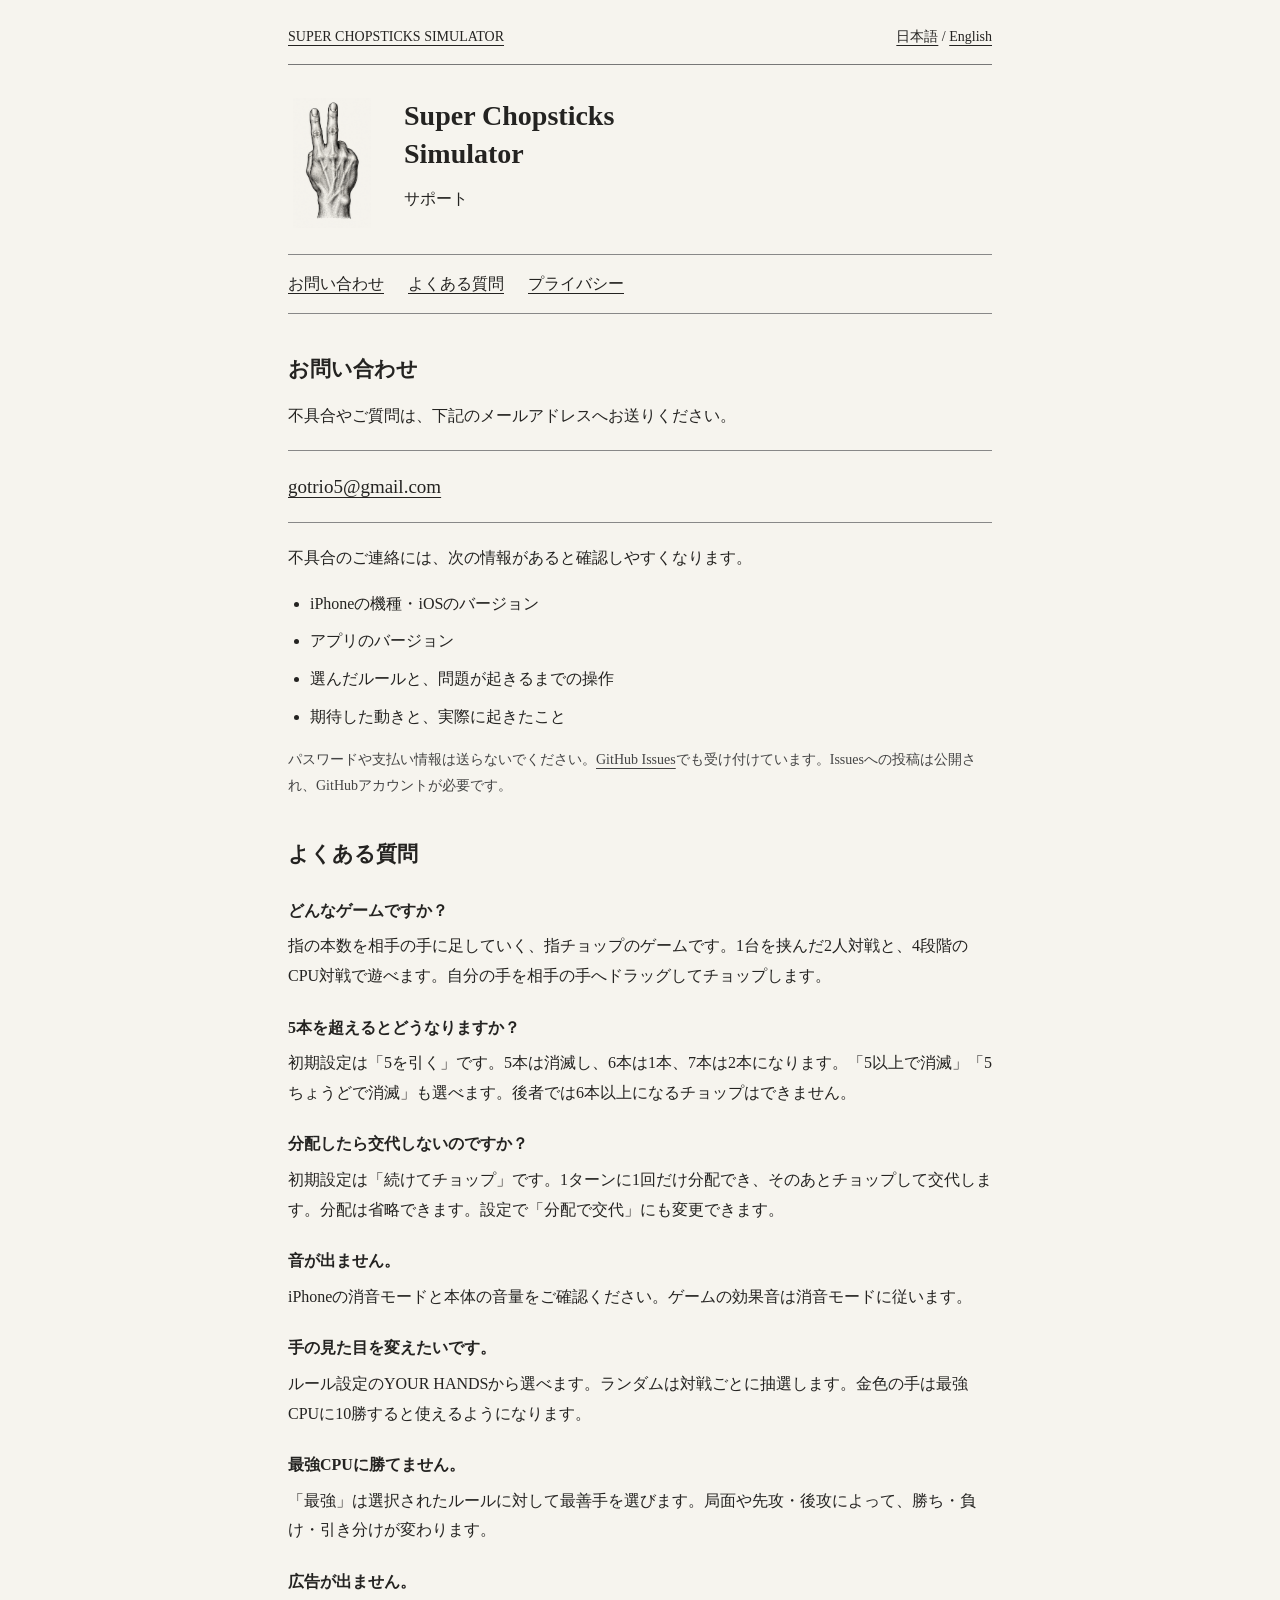
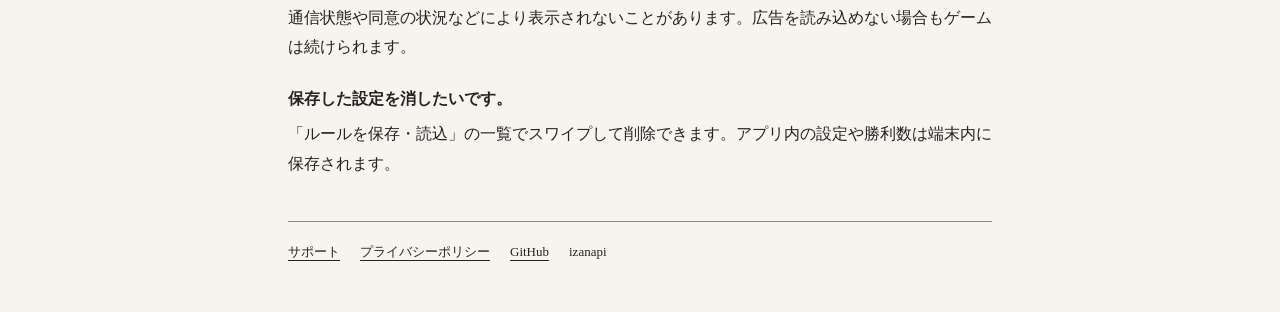
<file: index.html>
<!doctype html>
<html lang="ja"><head><meta charset="utf-8"><meta name="viewport" content="width=device-width,initial-scale=1"><meta name="description" content="サポート — Super Chopsticks Simulator"><title>サポート | Super Chopsticks Simulator</title><link rel="stylesheet" href="assets/style.css"></head>
<body><div class="wrap"><header class="top"><a href="index.html">SUPER CHOPSTICKS SIMULATOR</a><nav class="languages" aria-label="Language"><a href="index.html" lang="ja" hreflang="ja">日本語</a> / <a href="en/index.html" lang="en" hreflang="en">English</a></nav></header><main><section class="hero"><img src="assets/hand.png" alt="解剖図風の手のイラスト" width="88" height="130"><div><h1>Super Chopsticks<br>Simulator</h1><p>サポート</p></div></section>
<nav class="nav" aria-label="ページ内メニュー"><a href="#contact">お問い合わせ</a><a href="#faq">よくある質問</a><a href="privacy.html">プライバシー</a></nav>
<section id="contact"><h2>お問い合わせ</h2><p>不具合やご質問は、下記のメールアドレスへお送りください。</p><div class="contact"><a href="mailto:gotrio5@gmail.com?subject=Super%20Chopsticks%20Simulator%20Support">gotrio5@gmail.com</a></div><p>不具合のご連絡には、次の情報があると確認しやすくなります。</p><ul><li>iPhoneの機種・iOSのバージョン</li><li>アプリのバージョン</li><li>選んだルールと、問題が起きるまでの操作</li><li>期待した動きと、実際に起きたこと</li></ul><p class="sub">パスワードや支払い情報は送らないでください。<a href="https://github.com/izanapi/Chopstick_support/issues">GitHub Issues</a>でも受け付けています。Issuesへの投稿は公開され、GitHubアカウントが必要です。</p></section>
<section id="faq"><h2>よくある質問</h2><dl><dt>どんなゲームですか？</dt><dd>指の本数を相手の手に足していく、指チョップのゲームです。1台を挟んだ2人対戦と、4段階のCPU対戦で遊べます。自分の手を相手の手へドラッグしてチョップします。</dd><dt>5本を超えるとどうなりますか？</dt><dd>初期設定は「5を引く」です。5本は消滅し、6本は1本、7本は2本になります。「5以上で消滅」「5ちょうどで消滅」も選べます。後者では6本以上になるチョップはできません。</dd><dt>分配したら交代しないのですか？</dt><dd>初期設定は「続けてチョップ」です。1ターンに1回だけ分配でき、そのあとチョップして交代します。分配は省略できます。設定で「分配で交代」にも変更できます。</dd><dt>音が出ません。</dt><dd>iPhoneの消音モードと本体の音量をご確認ください。ゲームの効果音は消音モードに従います。</dd><dt>手の見た目を変えたいです。</dt><dd>ルール設定のYOUR HANDSから選べます。ランダムは対戦ごとに抽選します。金色の手は最強CPUに10勝すると使えるようになります。</dd><dt>最強CPUに勝てません。</dt><dd>「最強」は選択されたルールに対して最善手を選びます。局面や先攻・後攻によって、勝ち・負け・引き分けが変わります。</dd><dt>広告が出ません。</dt><dd>通信状態や同意の状況などにより表示されないことがあります。広告を読み込めない場合もゲームは続けられます。</dd><dt>保存した設定を消したいです。</dt><dd>「ルールを保存・読込」の一覧でスワイプして削除できます。アプリ内の設定や勝利数は端末内に保存されます。</dd></dl></section></main><footer><a href="index.html">サポート</a><a href="privacy.html">プライバシーポリシー</a><a href="https://github.com/izanapi/Chopstick_support">GitHub</a><span>izanapi</span></footer></div></body></html>
</file>
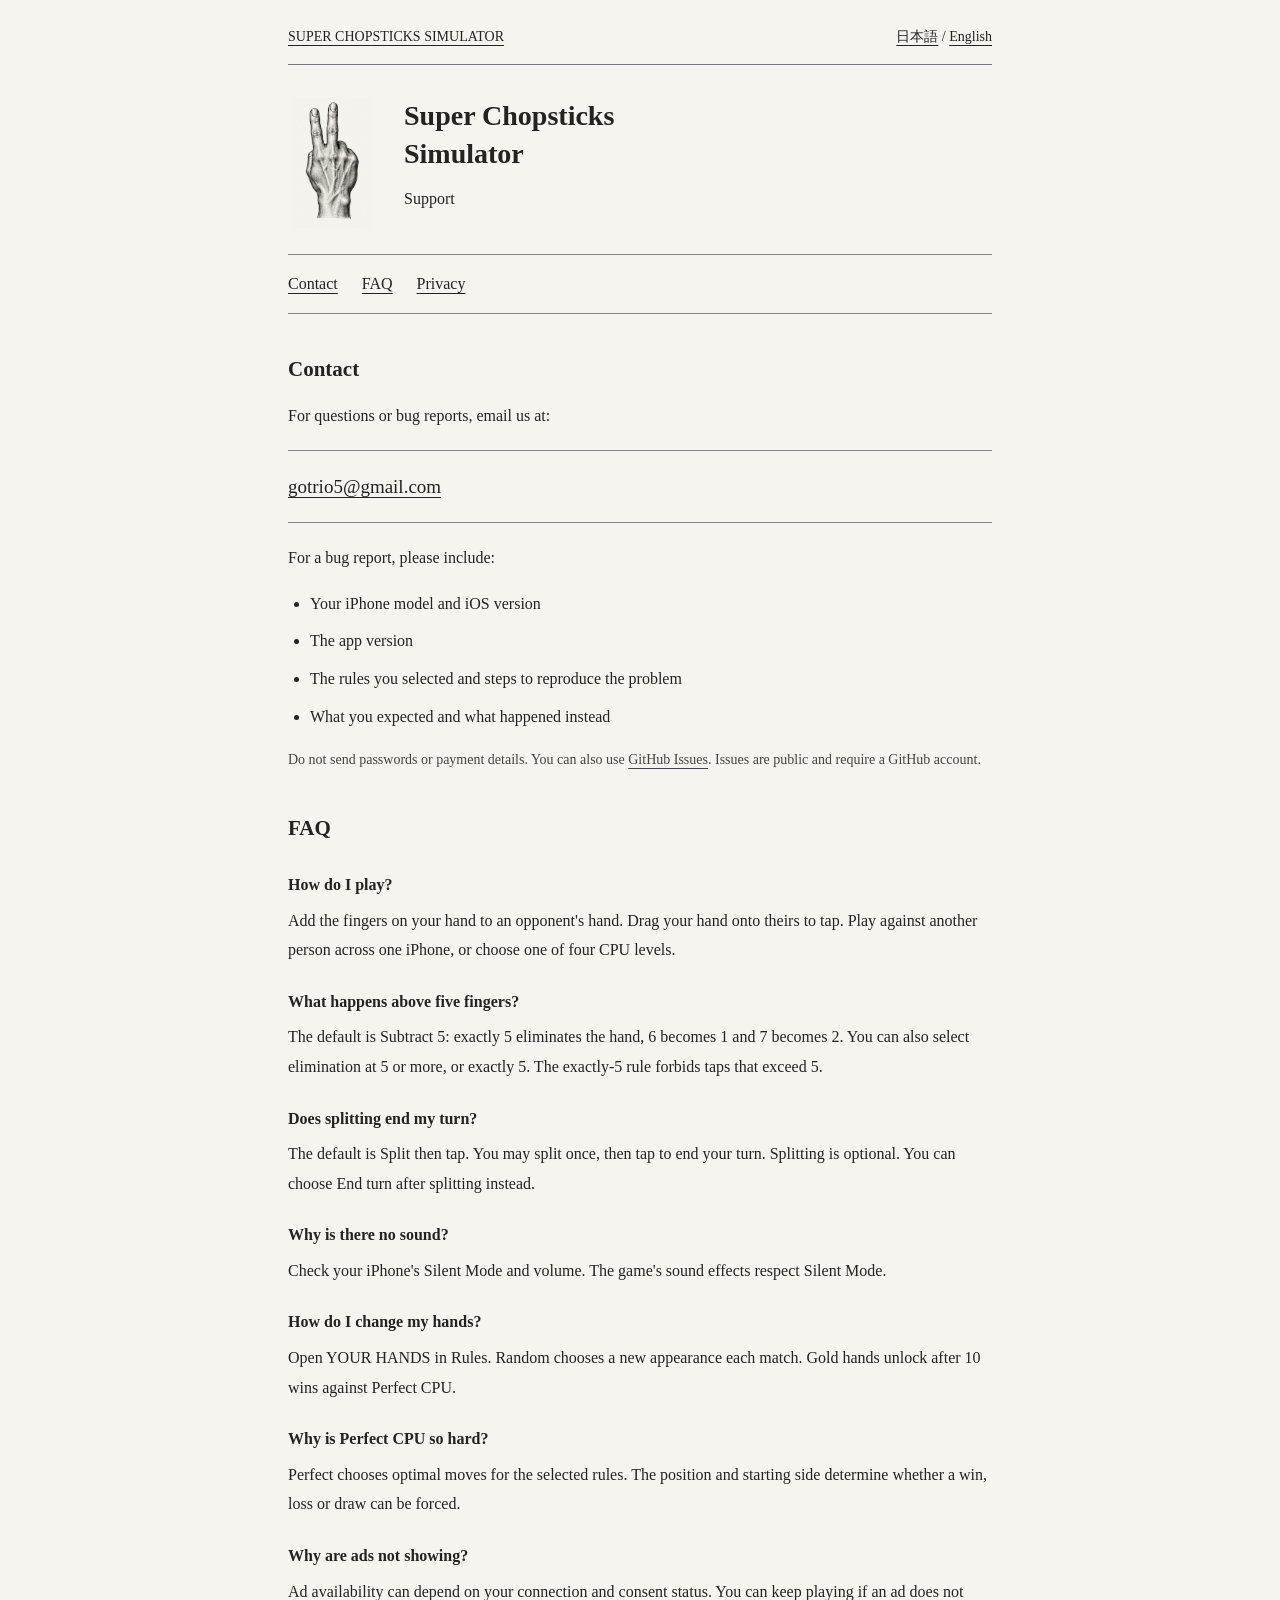
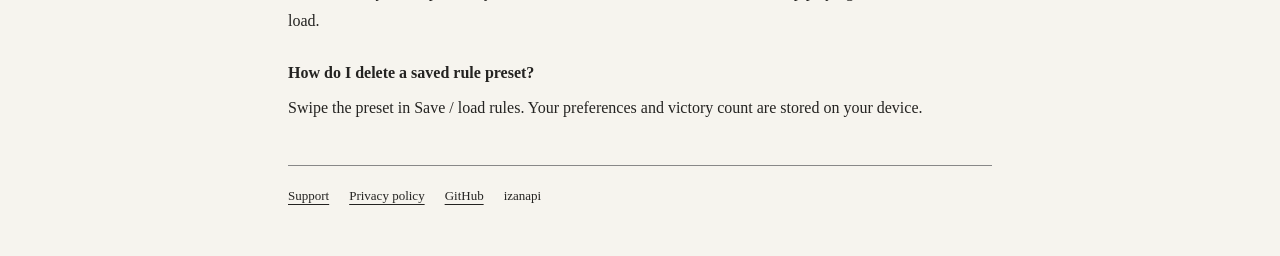
<file: en/index.html>
<!doctype html>
<html lang="en"><head><meta charset="utf-8"><meta name="viewport" content="width=device-width,initial-scale=1"><meta name="description" content="Support — Super Chopsticks Simulator"><title>Support | Super Chopsticks Simulator</title><link rel="stylesheet" href="../assets/style.css"></head>
<body><div class="wrap"><header class="top"><a href="index.html">SUPER CHOPSTICKS SIMULATOR</a><nav class="languages" aria-label="Language"><a href="../index.html" lang="ja" hreflang="ja">日本語</a> / <a href="index.html" lang="en" hreflang="en">English</a></nav></header><main><section class="hero"><img src="../assets/hand.png" alt="An anatomical hand illustration" width="88" height="130"><div><h1>Super Chopsticks<br>Simulator</h1><p>Support</p></div></section>
<nav class="nav" aria-label="On this page"><a href="#contact">Contact</a><a href="#faq">FAQ</a><a href="privacy.html">Privacy</a></nav>
<section id="contact"><h2>Contact</h2><p>For questions or bug reports, email us at:</p><div class="contact"><a href="mailto:gotrio5@gmail.com?subject=Super%20Chopsticks%20Simulator%20Support">gotrio5@gmail.com</a></div><p>For a bug report, please include:</p><ul><li>Your iPhone model and iOS version</li><li>The app version</li><li>The rules you selected and steps to reproduce the problem</li><li>What you expected and what happened instead</li></ul><p class="sub">Do not send passwords or payment details. You can also use <a href="https://github.com/izanapi/Chopstick_support/issues">GitHub Issues</a>. Issues are public and require a GitHub account.</p></section>
<section id="faq"><h2>FAQ</h2><dl><dt>How do I play?</dt><dd>Add the fingers on your hand to an opponent's hand. Drag your hand onto theirs to tap. Play against another person across one iPhone, or choose one of four CPU levels.</dd><dt>What happens above five fingers?</dt><dd>The default is Subtract 5: exactly 5 eliminates the hand, 6 becomes 1 and 7 becomes 2. You can also select elimination at 5 or more, or exactly 5. The exactly-5 rule forbids taps that exceed 5.</dd><dt>Does splitting end my turn?</dt><dd>The default is Split then tap. You may split once, then tap to end your turn. Splitting is optional. You can choose End turn after splitting instead.</dd><dt>Why is there no sound?</dt><dd>Check your iPhone's Silent Mode and volume. The game's sound effects respect Silent Mode.</dd><dt>How do I change my hands?</dt><dd>Open YOUR HANDS in Rules. Random chooses a new appearance each match. Gold hands unlock after 10 wins against Perfect CPU.</dd><dt>Why is Perfect CPU so hard?</dt><dd>Perfect chooses optimal moves for the selected rules. The position and starting side determine whether a win, loss or draw can be forced.</dd><dt>Why are ads not showing?</dt><dd>Ad availability can depend on your connection and consent status. You can keep playing if an ad does not load.</dd><dt>How do I delete a saved rule preset?</dt><dd>Swipe the preset in Save / load rules. Your preferences and victory count are stored on your device.</dd></dl></section></main><footer><a href="index.html">Support</a><a href="privacy.html">Privacy policy</a><a href="https://github.com/izanapi/Chopstick_support">GitHub</a><span>izanapi</span></footer></div></body></html>
</file>
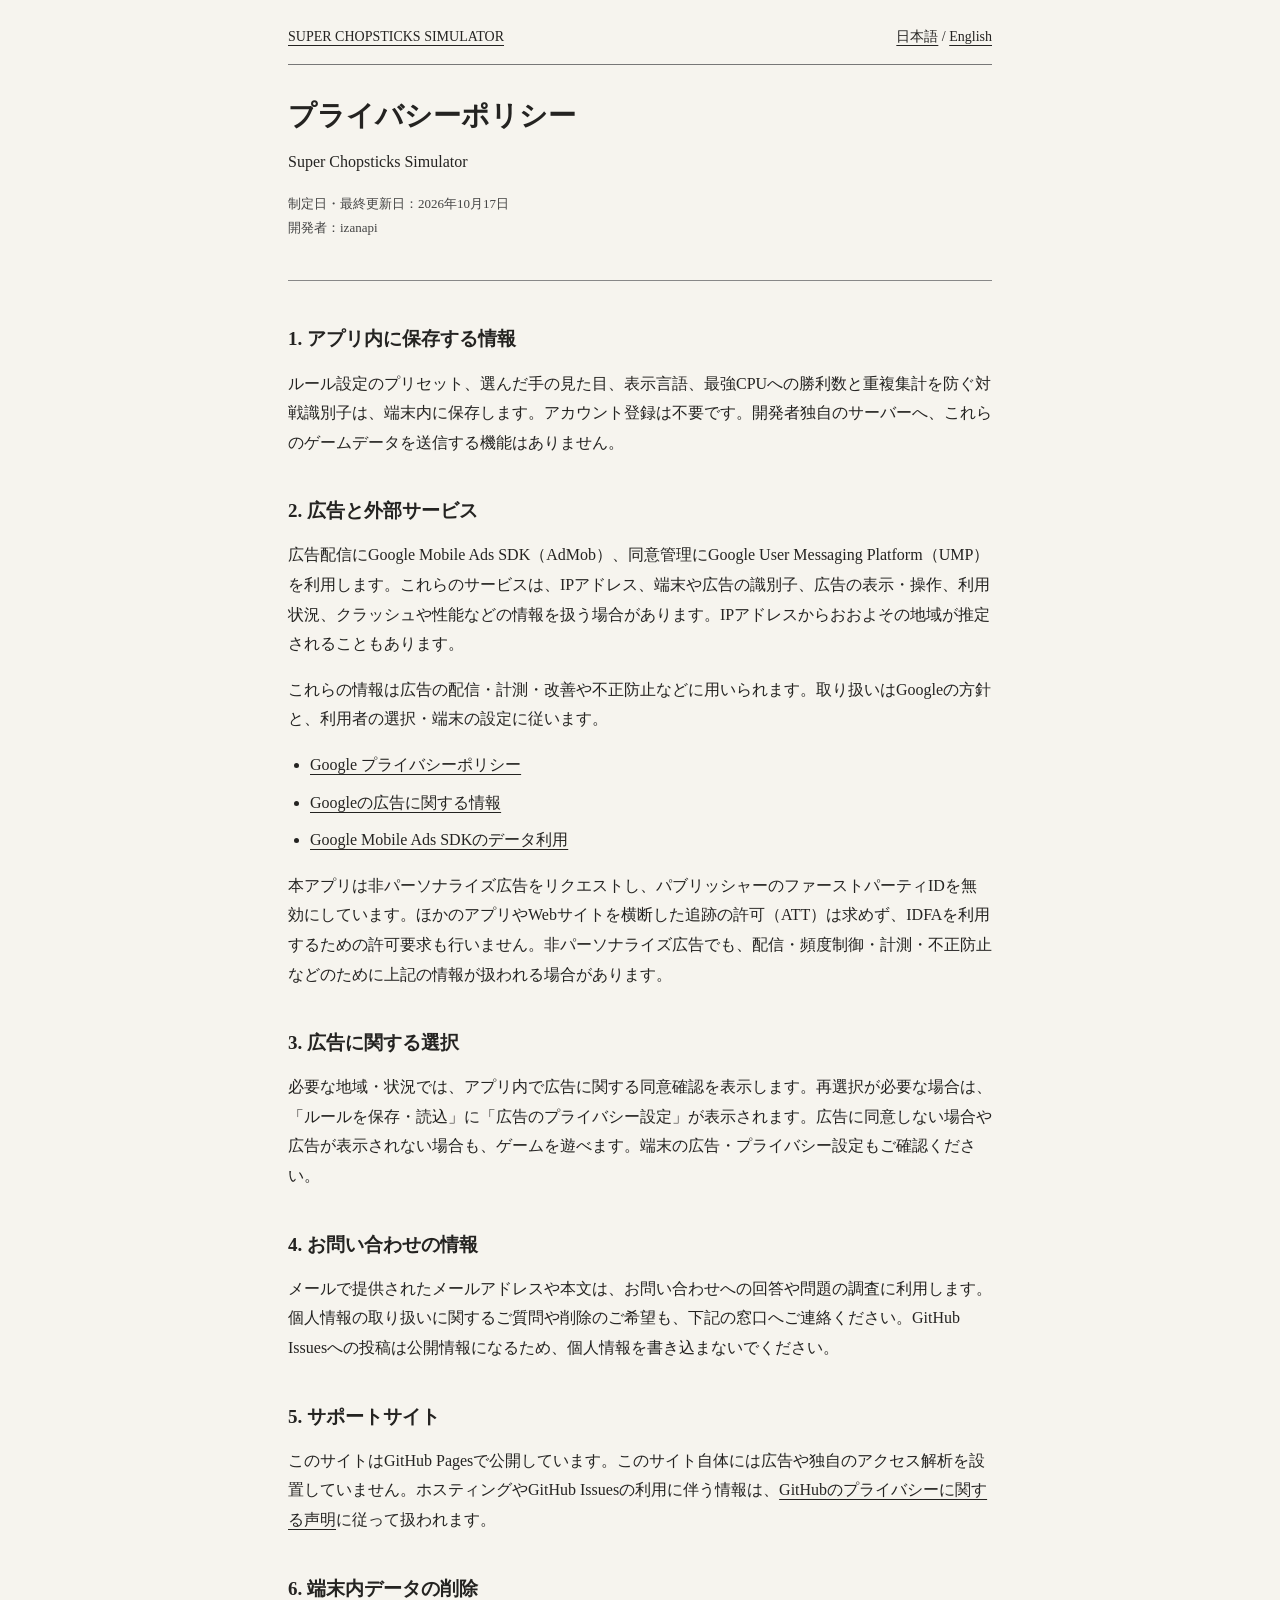
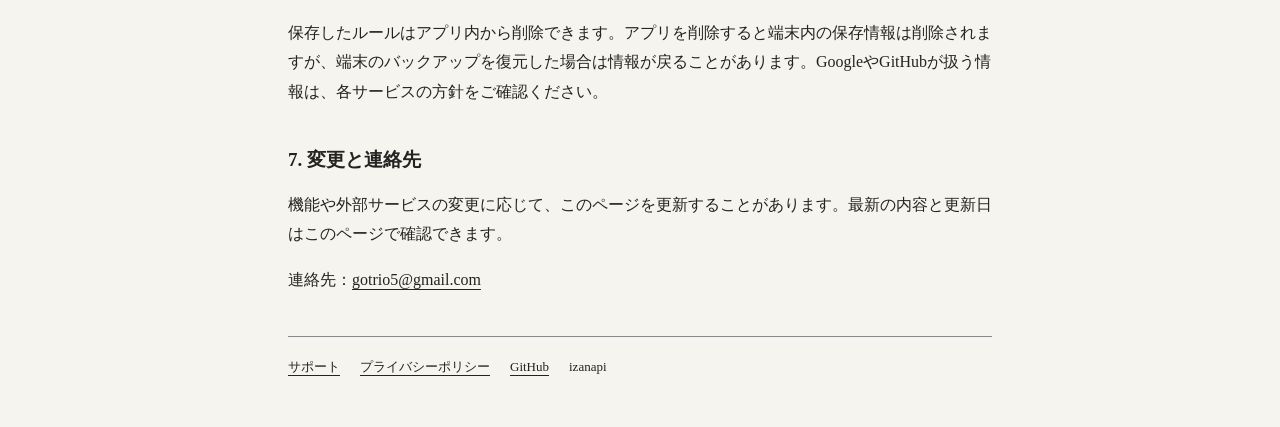
<file: privacy.html>
<!doctype html>
<html lang="ja"><head><meta charset="utf-8"><meta name="viewport" content="width=device-width,initial-scale=1"><meta name="description" content="プライバシーポリシー — Super Chopsticks Simulator"><title>プライバシーポリシー | Super Chopsticks Simulator</title><link rel="stylesheet" href="assets/style.css"></head>
<body><div class="wrap"><header class="top"><a href="index.html">SUPER CHOPSTICKS SIMULATOR</a><nav class="languages" aria-label="Language"><a href="privacy.html" lang="ja" hreflang="ja">日本語</a> / <a href="en/privacy.html" lang="en" hreflang="en">English</a></nav></header><main><section class="hero"><div><h1>プライバシーポリシー</h1><p>Super Chopsticks Simulator</p><p class="meta">制定日・最終更新日：2026年10月17日<br>開発者：izanapi</p></div></section><div class="policy">
<h2>1. アプリ内に保存する情報</h2><p>ルール設定のプリセット、選んだ手の見た目、表示言語、最強CPUへの勝利数と重複集計を防ぐ対戦識別子は、端末内に保存します。アカウント登録は不要です。開発者独自のサーバーへ、これらのゲームデータを送信する機能はありません。</p>
<h2>2. 広告と外部サービス</h2><p>広告配信にGoogle Mobile Ads SDK（AdMob）、同意管理にGoogle User Messaging Platform（UMP）を利用します。これらのサービスは、IPアドレス、端末や広告の識別子、広告の表示・操作、利用状況、クラッシュや性能などの情報を扱う場合があります。IPアドレスからおおよその地域が推定されることもあります。</p><p>これらの情報は広告の配信・計測・改善や不正防止などに用いられます。取り扱いはGoogleの方針と、利用者の選択・端末の設定に従います。</p><ul><li><a href="https://policies.google.com/privacy?hl=ja">Google プライバシーポリシー</a></li><li><a href="https://policies.google.com/technologies/ads?hl=ja">Googleの広告に関する情報</a></li><li><a href="https://developers.google.com/admob/ios/privacy/data-disclosure?hl=ja">Google Mobile Ads SDKのデータ利用</a></li></ul>
<p>本アプリは非パーソナライズ広告をリクエストし、パブリッシャーのファーストパーティIDを無効にしています。ほかのアプリやWebサイトを横断した追跡の許可（ATT）は求めず、IDFAを利用するための許可要求も行いません。非パーソナライズ広告でも、配信・頻度制御・計測・不正防止などのために上記の情報が扱われる場合があります。</p><h2>3. 広告に関する選択</h2><p>必要な地域・状況では、アプリ内で広告に関する同意確認を表示します。再選択が必要な場合は、「ルールを保存・読込」に「広告のプライバシー設定」が表示されます。広告に同意しない場合や広告が表示されない場合も、ゲームを遊べます。端末の広告・プライバシー設定もご確認ください。</p>
<h2>4. お問い合わせの情報</h2><p>メールで提供されたメールアドレスや本文は、お問い合わせへの回答や問題の調査に利用します。個人情報の取り扱いに関するご質問や削除のご希望も、下記の窓口へご連絡ください。GitHub Issuesへの投稿は公開情報になるため、個人情報を書き込まないでください。</p>
<h2>5. サポートサイト</h2><p>このサイトはGitHub Pagesで公開しています。このサイト自体には広告や独自のアクセス解析を設置していません。ホスティングやGitHub Issuesの利用に伴う情報は、<a href="https://docs.github.com/ja/site-policy/privacy-policies/github-general-privacy-statement">GitHubのプライバシーに関する声明</a>に従って扱われます。</p>
<h2>6. 端末内データの削除</h2><p>保存したルールはアプリ内から削除できます。アプリを削除すると端末内の保存情報は削除されますが、端末のバックアップを復元した場合は情報が戻ることがあります。GoogleやGitHubが扱う情報は、各サービスの方針をご確認ください。</p>
<h2>7. 変更と連絡先</h2><p>機能や外部サービスの変更に応じて、このページを更新することがあります。最新の内容と更新日はこのページで確認できます。</p><p>連絡先：<a href="mailto:gotrio5@gmail.com">gotrio5@gmail.com</a></p></div></main><footer><a href="index.html">サポート</a><a href="privacy.html">プライバシーポリシー</a><a href="https://github.com/izanapi/Chopstick_support">GitHub</a><span>izanapi</span></footer></div></body></html>
</file>
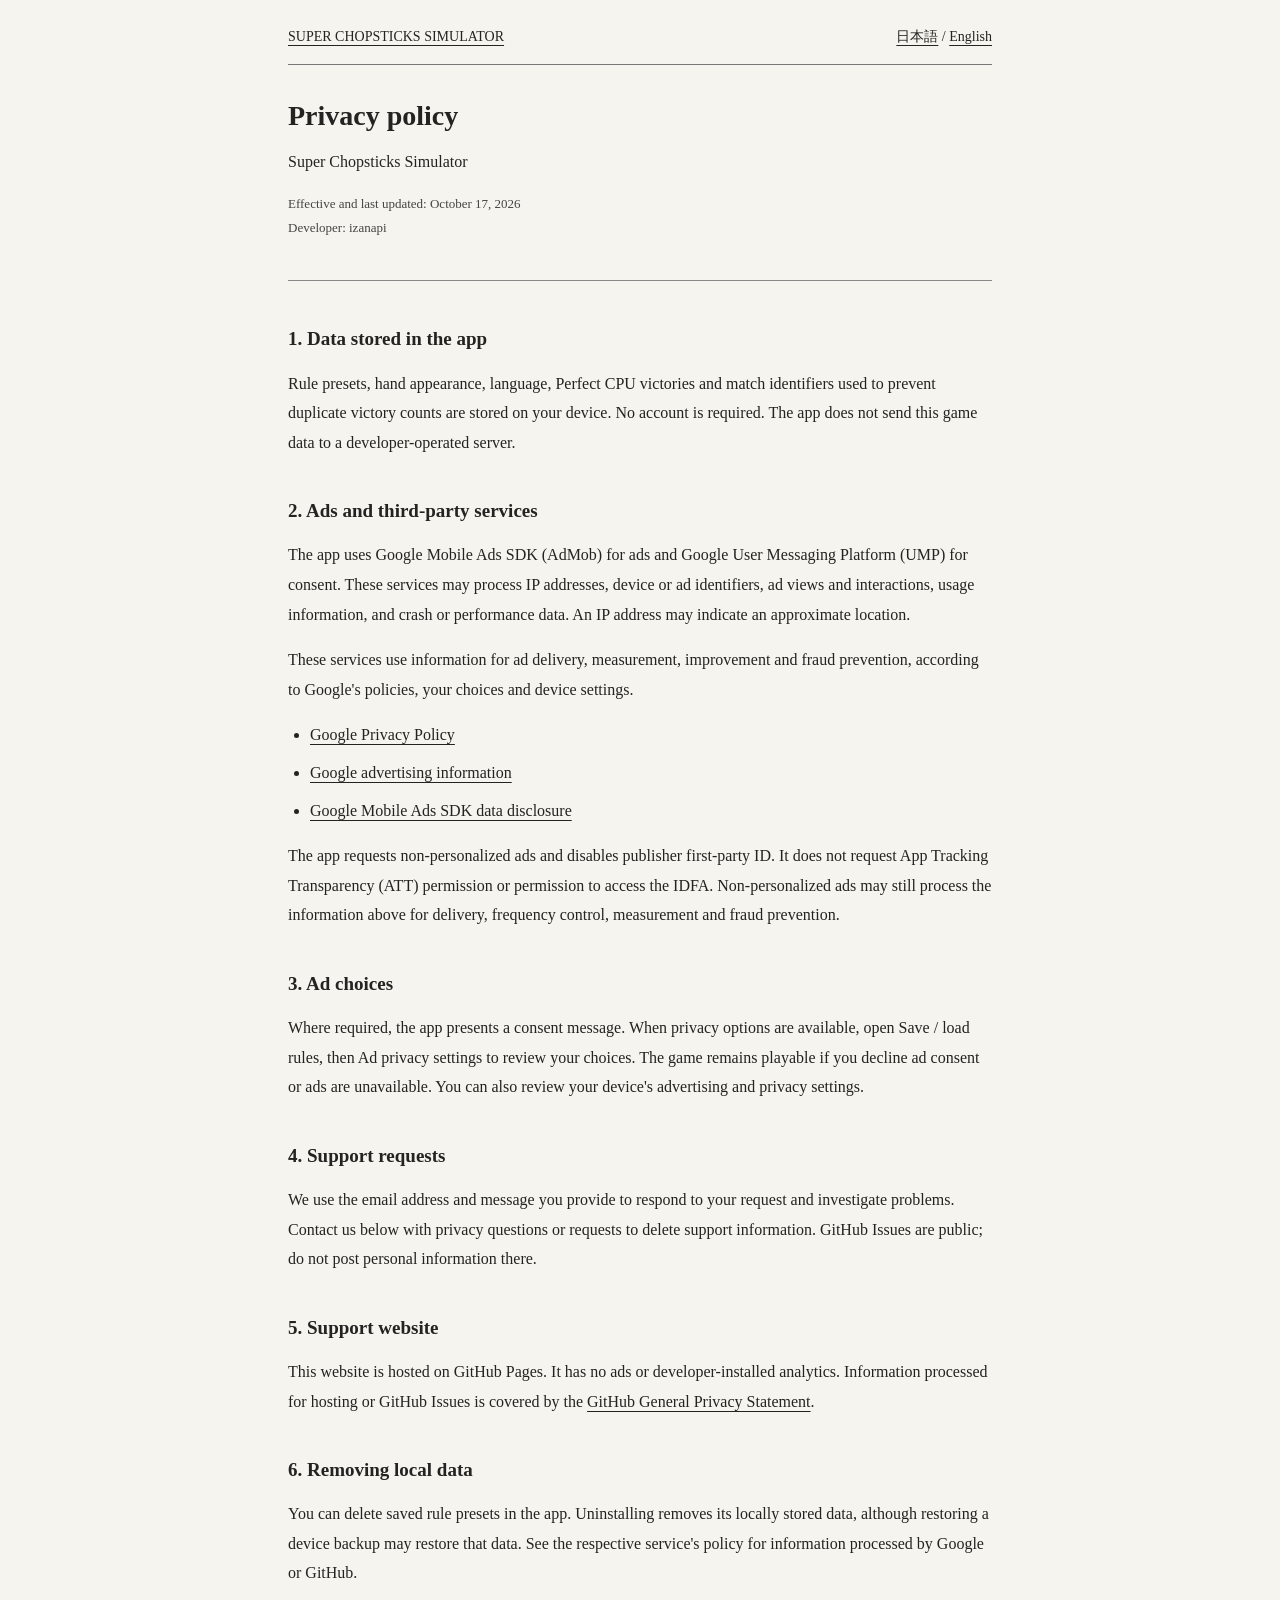
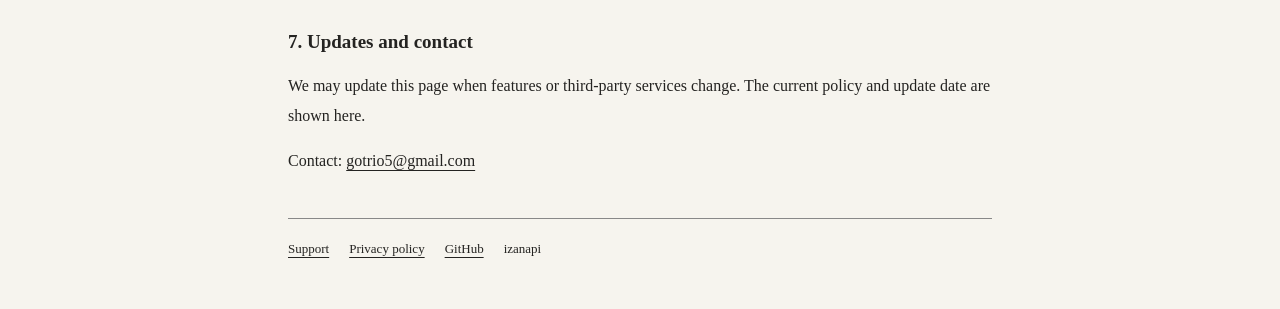
<file: en/privacy.html>
<!doctype html>
<html lang="en"><head><meta charset="utf-8"><meta name="viewport" content="width=device-width,initial-scale=1"><meta name="description" content="Privacy policy — Super Chopsticks Simulator"><title>Privacy policy | Super Chopsticks Simulator</title><link rel="stylesheet" href="../assets/style.css"></head>
<body><div class="wrap"><header class="top"><a href="index.html">SUPER CHOPSTICKS SIMULATOR</a><nav class="languages" aria-label="Language"><a href="../privacy.html" lang="ja" hreflang="ja">日本語</a> / <a href="privacy.html" lang="en" hreflang="en">English</a></nav></header><main><section class="hero"><div><h1>Privacy policy</h1><p>Super Chopsticks Simulator</p><p class="meta">Effective and last updated: October 17, 2026<br>Developer: izanapi</p></div></section><div class="policy">
<h2>1. Data stored in the app</h2><p>Rule presets, hand appearance, language, Perfect CPU victories and match identifiers used to prevent duplicate victory counts are stored on your device. No account is required. The app does not send this game data to a developer-operated server.</p>
<h2>2. Ads and third-party services</h2><p>The app uses Google Mobile Ads SDK (AdMob) for ads and Google User Messaging Platform (UMP) for consent. These services may process IP addresses, device or ad identifiers, ad views and interactions, usage information, and crash or performance data. An IP address may indicate an approximate location.</p><p>These services use information for ad delivery, measurement, improvement and fraud prevention, according to Google's policies, your choices and device settings.</p><ul><li><a href="https://policies.google.com/privacy?hl=en">Google Privacy Policy</a></li><li><a href="https://policies.google.com/technologies/ads?hl=en">Google advertising information</a></li><li><a href="https://developers.google.com/admob/ios/privacy/data-disclosure">Google Mobile Ads SDK data disclosure</a></li></ul>
<p>The app requests non-personalized ads and disables publisher first-party ID. It does not request App Tracking Transparency (ATT) permission or permission to access the IDFA. Non-personalized ads may still process the information above for delivery, frequency control, measurement and fraud prevention.</p><h2>3. Ad choices</h2><p>Where required, the app presents a consent message. When privacy options are available, open Save / load rules, then Ad privacy settings to review your choices. The game remains playable if you decline ad consent or ads are unavailable. You can also review your device's advertising and privacy settings.</p>
<h2>4. Support requests</h2><p>We use the email address and message you provide to respond to your request and investigate problems. Contact us below with privacy questions or requests to delete support information. GitHub Issues are public; do not post personal information there.</p>
<h2>5. Support website</h2><p>This website is hosted on GitHub Pages. It has no ads or developer-installed analytics. Information processed for hosting or GitHub Issues is covered by the <a href="https://docs.github.com/en/site-policy/privacy-policies/github-general-privacy-statement">GitHub General Privacy Statement</a>.</p>
<h2>6. Removing local data</h2><p>You can delete saved rule presets in the app. Uninstalling removes its locally stored data, although restoring a device backup may restore that data. See the respective service's policy for information processed by Google or GitHub.</p>
<h2>7. Updates and contact</h2><p>We may update this page when features or third-party services change. The current policy and update date are shown here.</p><p>Contact: <a href="mailto:gotrio5@gmail.com">gotrio5@gmail.com</a></p></div></main><footer><a href="index.html">Support</a><a href="privacy.html">Privacy policy</a><a href="https://github.com/izanapi/Chopstick_support">GitHub</a><span>izanapi</span></footer></div></body></html>
</file>
<file: assets/style.css>
*{box-sizing:border-box}html{color-scheme:light;scroll-behavior:smooth}body{margin:0;background:#f6f4ee;color:#242321;font-family:"Hiragino Mincho ProN","Yu Mincho",Baskerville,Georgia,serif;line-height:1.85}a{color:inherit;text-underline-offset:4px}a:hover{text-decoration-thickness:2px}a:focus-visible{outline:2px solid #222;outline-offset:5px}.wrap{max-width:760px;margin:auto;padding:24px 28px 48px}.top{display:flex;justify-content:space-between;gap:20px;border-bottom:1px solid #777;padding-bottom:14px;font-size:14px}.languages{white-space:nowrap}.hero{display:flex;align-items:center;gap:28px;padding:32px 0 24px}.hero img{width:88px;height:130px;object-fit:contain;mix-blend-mode:multiply}h1{font-size:28px;line-height:1.35;margin:0 0 12px;font-weight:700}h2{font-size:21px;margin:36px 0 12px}h3{font-size:17px;margin:22px 0 8px}p{margin:10px 0 16px}.sub{font-size:14px;color:#444}.nav{display:flex;gap:24px;flex-wrap:wrap;border-block:1px solid #888;padding:14px 0}.contact{border-block:1px solid #888;padding:18px 0;margin:20px 0}.contact a{font-size:19px;overflow-wrap:anywhere}dl{margin:0}dt{font-weight:700;margin-top:22px}dd{margin:6px 0 0}ul,ol{padding-left:22px}li{margin-bottom:8px}.meta{font-size:13px;color:#444}.policy{border-top:1px solid #888;padding-top:4px}.policy h2{font-size:19px}footer{border-top:1px solid #888;margin-top:42px;padding-top:18px;font-size:13px;display:flex;gap:20px;flex-wrap:wrap}code{font-family:monospace;overflow-wrap:anywhere} @media(max-width:480px){.wrap{padding:18px 20px 32px}.hero{gap:16px}.hero img{width:64px;height:108px}h1{font-size:24px}.nav{gap:16px}.top{font-size:12px}.contact a{font-size:17px}} @media(prefers-reduced-motion:reduce){html{scroll-behavior:auto}}
</file>
